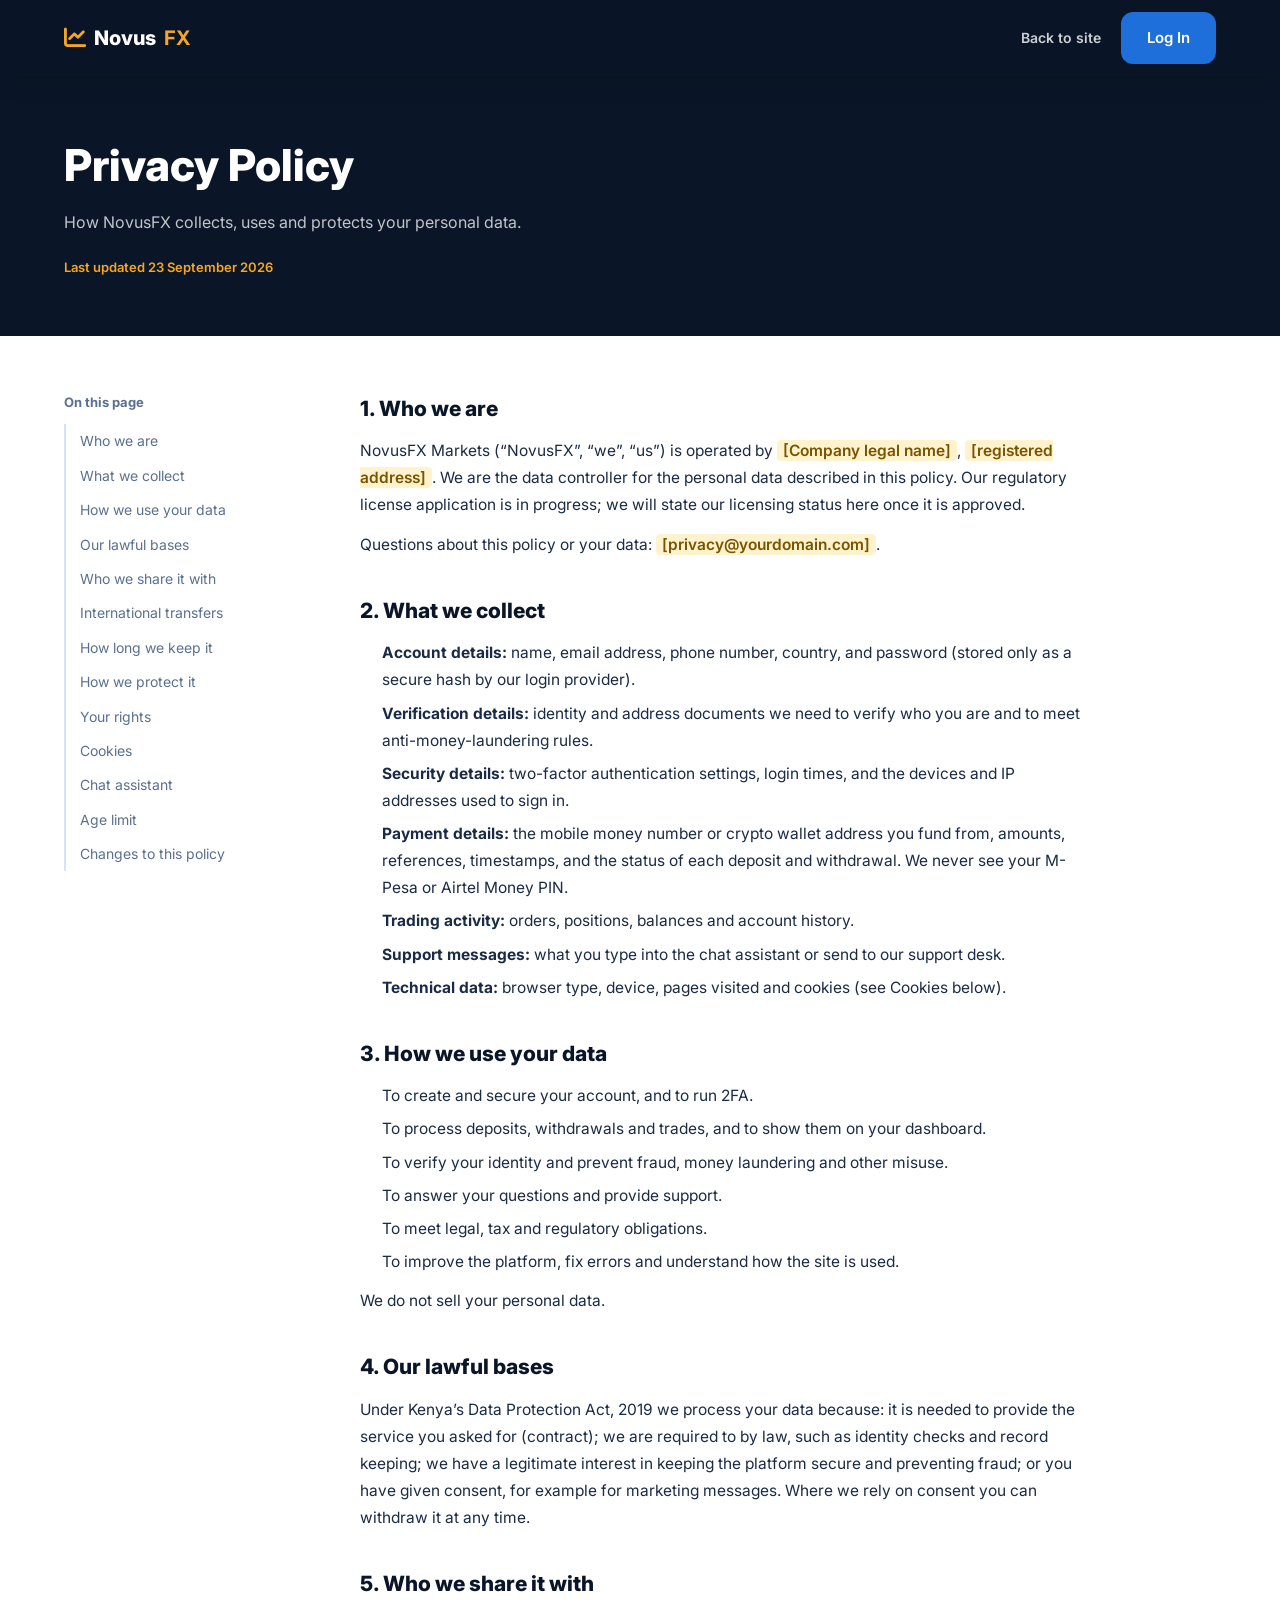
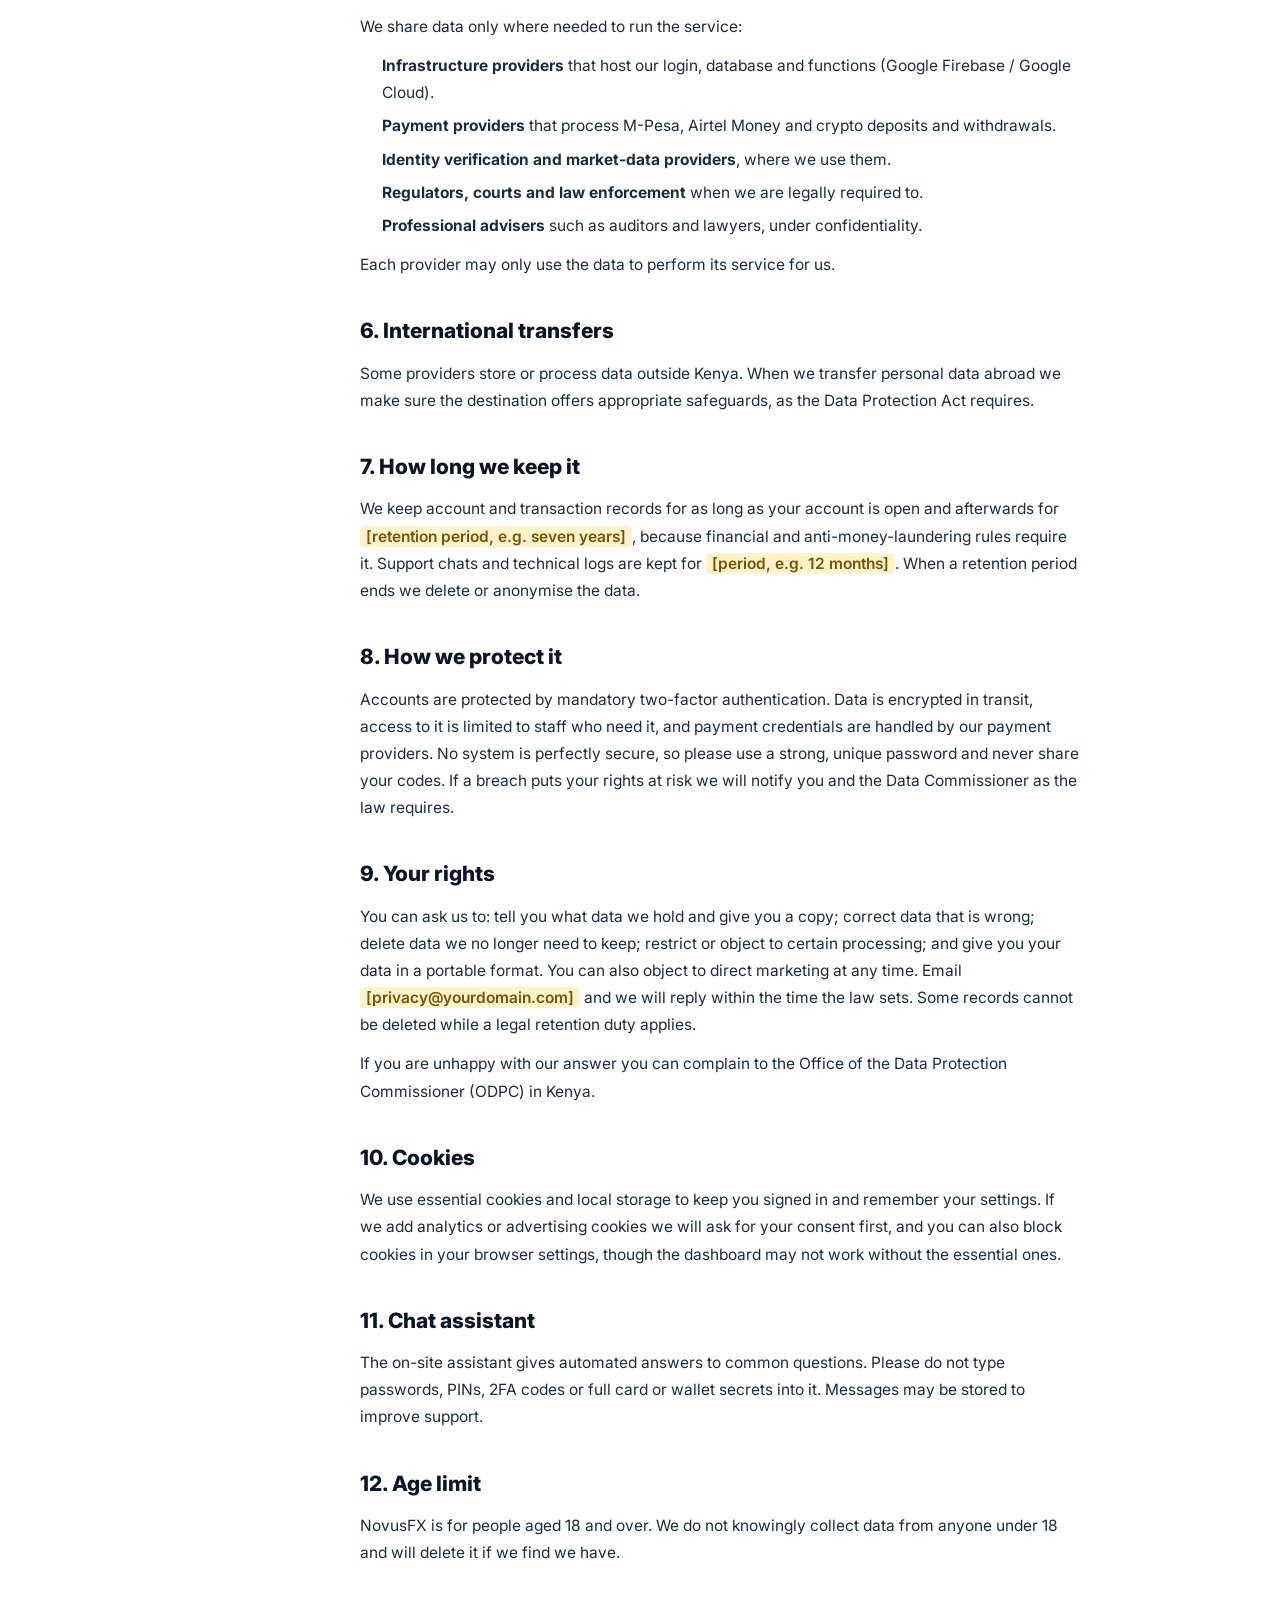
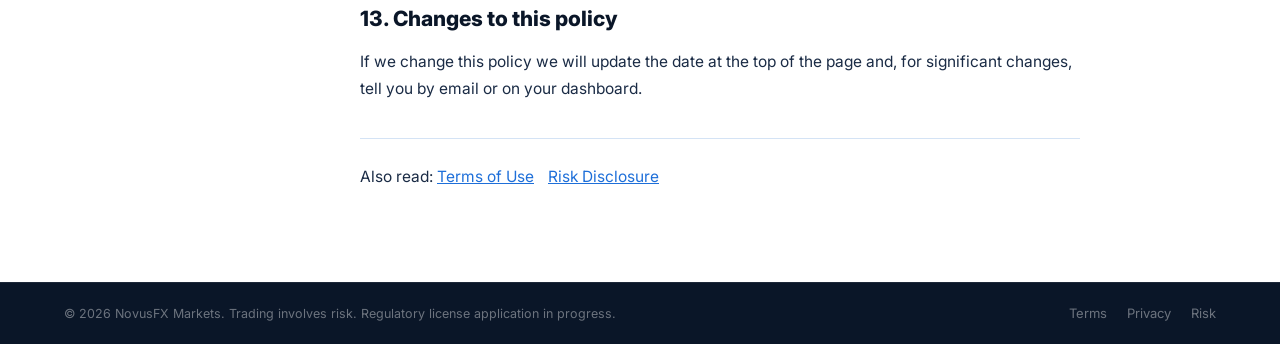
<file: privacy.html>
<!DOCTYPE html>
<html lang="en">
<head>
<meta charset="UTF-8">
<meta name="viewport" content="width=device-width, initial-scale=1.0">
<title>Privacy Policy | NovusFX Markets</title>
<meta name="description" content="How NovusFX collects, uses and protects your personal data.">
<link rel="preconnect" href="https://fonts.googleapis.com">
<link href="https://fonts.googleapis.com/css2?family=Inter:wght@400;500;600;700;800;900&display=swap" rel="stylesheet">
<link rel="stylesheet" href="https://cdnjs.cloudflare.com/ajax/libs/font-awesome/6.5.1/css/all.min.css">
<link rel="stylesheet" href="style.css">
</head>
<body>
<nav class="navbar scrolled">
  <div class="container nav-inner">
    <a href="index.html" class="logo"><i class="fa-solid fa-chart-line logo-icon"></i><strong>Novus</strong><em>FX</em></a>
    <div class="legal-nav"><a href="index.html">Back to site</a><a href="auth.html" class="btn btn-primary">Log In</a></div>
  </div>
</nav>
<header class="legal-hero">
  <div class="container">
    <h1>Privacy Policy</h1>
    <p>How NovusFX collects, uses and protects your personal data.</p>
    <span class="legal-updated">Last updated 23 September 2026</span>
  </div>
</header>
<main class="container legal-wrap">
  <aside class="legal-toc" aria-label="On this page"><h2>On this page</h2><ol><li><a href="#s1">Who we are</a></li><li><a href="#s2">What we collect</a></li><li><a href="#s3">How we use your data</a></li><li><a href="#s4">Our lawful bases</a></li><li><a href="#s5">Who we share it with</a></li><li><a href="#s6">International transfers</a></li><li><a href="#s7">How long we keep it</a></li><li><a href="#s8">How we protect it</a></li><li><a href="#s9">Your rights</a></li><li><a href="#s10">Cookies</a></li><li><a href="#s11">Chat assistant</a></li><li><a href="#s12">Age limit</a></li><li><a href="#s13">Changes to this policy</a></li></ol></aside>
  <article class="legal-body">
    <section id="s1"><h2>1. Who we are</h2><p>NovusFX Markets (&ldquo;NovusFX&rdquo;, &ldquo;we&rdquo;, &ldquo;us&rdquo;) is operated by <mark class="fill">[Company legal name]</mark>, <mark class="fill">[registered address]</mark>. We are the data controller for the personal data described in this policy. Our regulatory license application is in progress; we will state our licensing status here once it is approved.</p>
<p>Questions about this policy or your data: <mark class="fill">[privacy@yourdomain.com]</mark>.</p></section><section id="s2"><h2>2. What we collect</h2><ul>
<li><b>Account details:</b> name, email address, phone number, country, and password (stored only as a secure hash by our login provider).</li>
<li><b>Verification details:</b> identity and address documents we need to verify who you are and to meet anti-money-laundering rules.</li>
<li><b>Security details:</b> two-factor authentication settings, login times, and the devices and IP addresses used to sign in.</li>
<li><b>Payment details:</b> the mobile money number or crypto wallet address you fund from, amounts, references, timestamps, and the status of each deposit and withdrawal. We never see your M-Pesa or Airtel Money PIN.</li>
<li><b>Trading activity:</b> orders, positions, balances and account history.</li>
<li><b>Support messages:</b> what you type into the chat assistant or send to our support desk.</li>
<li><b>Technical data:</b> browser type, device, pages visited and cookies (see Cookies below).</li>
</ul></section><section id="s3"><h2>3. How we use your data</h2><ul>
<li>To create and secure your account, and to run 2FA.</li>
<li>To process deposits, withdrawals and trades, and to show them on your dashboard.</li>
<li>To verify your identity and prevent fraud, money laundering and other misuse.</li>
<li>To answer your questions and provide support.</li>
<li>To meet legal, tax and regulatory obligations.</li>
<li>To improve the platform, fix errors and understand how the site is used.</li>
</ul>
<p>We do not sell your personal data.</p></section><section id="s4"><h2>4. Our lawful bases</h2><p>Under Kenya&rsquo;s Data Protection Act, 2019 we process your data because: it is needed to provide the service you asked for (contract); we are required to by law, such as identity checks and record keeping; we have a legitimate interest in keeping the platform secure and preventing fraud; or you have given consent, for example for marketing messages. Where we rely on consent you can withdraw it at any time.</p></section><section id="s5"><h2>5. Who we share it with</h2><p>We share data only where needed to run the service:</p>
<ul>
<li><b>Infrastructure providers</b> that host our login, database and functions (Google Firebase / Google Cloud).</li>
<li><b>Payment providers</b> that process M-Pesa, Airtel Money and crypto deposits and withdrawals.</li>
<li><b>Identity verification and market-data providers</b>, where we use them.</li>
<li><b>Regulators, courts and law enforcement</b> when we are legally required to.</li>
<li><b>Professional advisers</b> such as auditors and lawyers, under confidentiality.</li>
</ul>
<p>Each provider may only use the data to perform its service for us.</p></section><section id="s6"><h2>6. International transfers</h2><p>Some providers store or process data outside Kenya. When we transfer personal data abroad we make sure the destination offers appropriate safeguards, as the Data Protection Act requires.</p></section><section id="s7"><h2>7. How long we keep it</h2><p>We keep account and transaction records for as long as your account is open and afterwards for <mark class="fill">[retention period, e.g. seven years]</mark>, because financial and anti-money-laundering rules require it. Support chats and technical logs are kept for <mark class="fill">[period, e.g. 12 months]</mark>. When a retention period ends we delete or anonymise the data.</p></section><section id="s8"><h2>8. How we protect it</h2><p>Accounts are protected by mandatory two-factor authentication. Data is encrypted in transit, access to it is limited to staff who need it, and payment credentials are handled by our payment providers. No system is perfectly secure, so please use a strong, unique password and never share your codes. If a breach puts your rights at risk we will notify you and the Data Commissioner as the law requires.</p></section><section id="s9"><h2>9. Your rights</h2><p>You can ask us to: tell you what data we hold and give you a copy; correct data that is wrong; delete data we no longer need to keep; restrict or object to certain processing; and give you your data in a portable format. You can also object to direct marketing at any time. Email <mark class="fill">[privacy@yourdomain.com]</mark> and we will reply within the time the law sets. Some records cannot be deleted while a legal retention duty applies.</p>
<p>If you are unhappy with our answer you can complain to the Office of the Data Protection Commissioner (ODPC) in Kenya.</p></section><section id="s10"><h2>10. Cookies</h2><p>We use essential cookies and local storage to keep you signed in and remember your settings. If we add analytics or advertising cookies we will ask for your consent first, and you can also block cookies in your browser settings, though the dashboard may not work without the essential ones.</p></section><section id="s11"><h2>11. Chat assistant</h2><p>The on-site assistant gives automated answers to common questions. Please do not type passwords, PINs, 2FA codes or full card or wallet secrets into it. Messages may be stored to improve support.</p></section><section id="s12"><h2>12. Age limit</h2><p>NovusFX is for people aged 18 and over. We do not knowingly collect data from anyone under 18 and will delete it if we find we have.</p></section><section id="s13"><h2>13. Changes to this policy</h2><p>If we change this policy we will update the date at the top of the page and, for significant changes, tell you by email or on your dashboard.</p></section>
    <p class="legal-other">Also read: <a href="terms.html">Terms of Use</a><a href="risk.html">Risk Disclosure</a></p>
  </article>
</main>
<footer class="footer legal-page-footer">
  <div class="footer-bottom"><div class="container">
    <span>&copy; 2026 NovusFX Markets. Trading involves risk. Regulatory license application in progress.</span>
    <div class="footer-legal"><a href="terms.html">Terms</a><a href="privacy.html">Privacy</a><a href="risk.html">Risk</a></div>
  </div></div>
</footer>
</body>
</html>
</file>
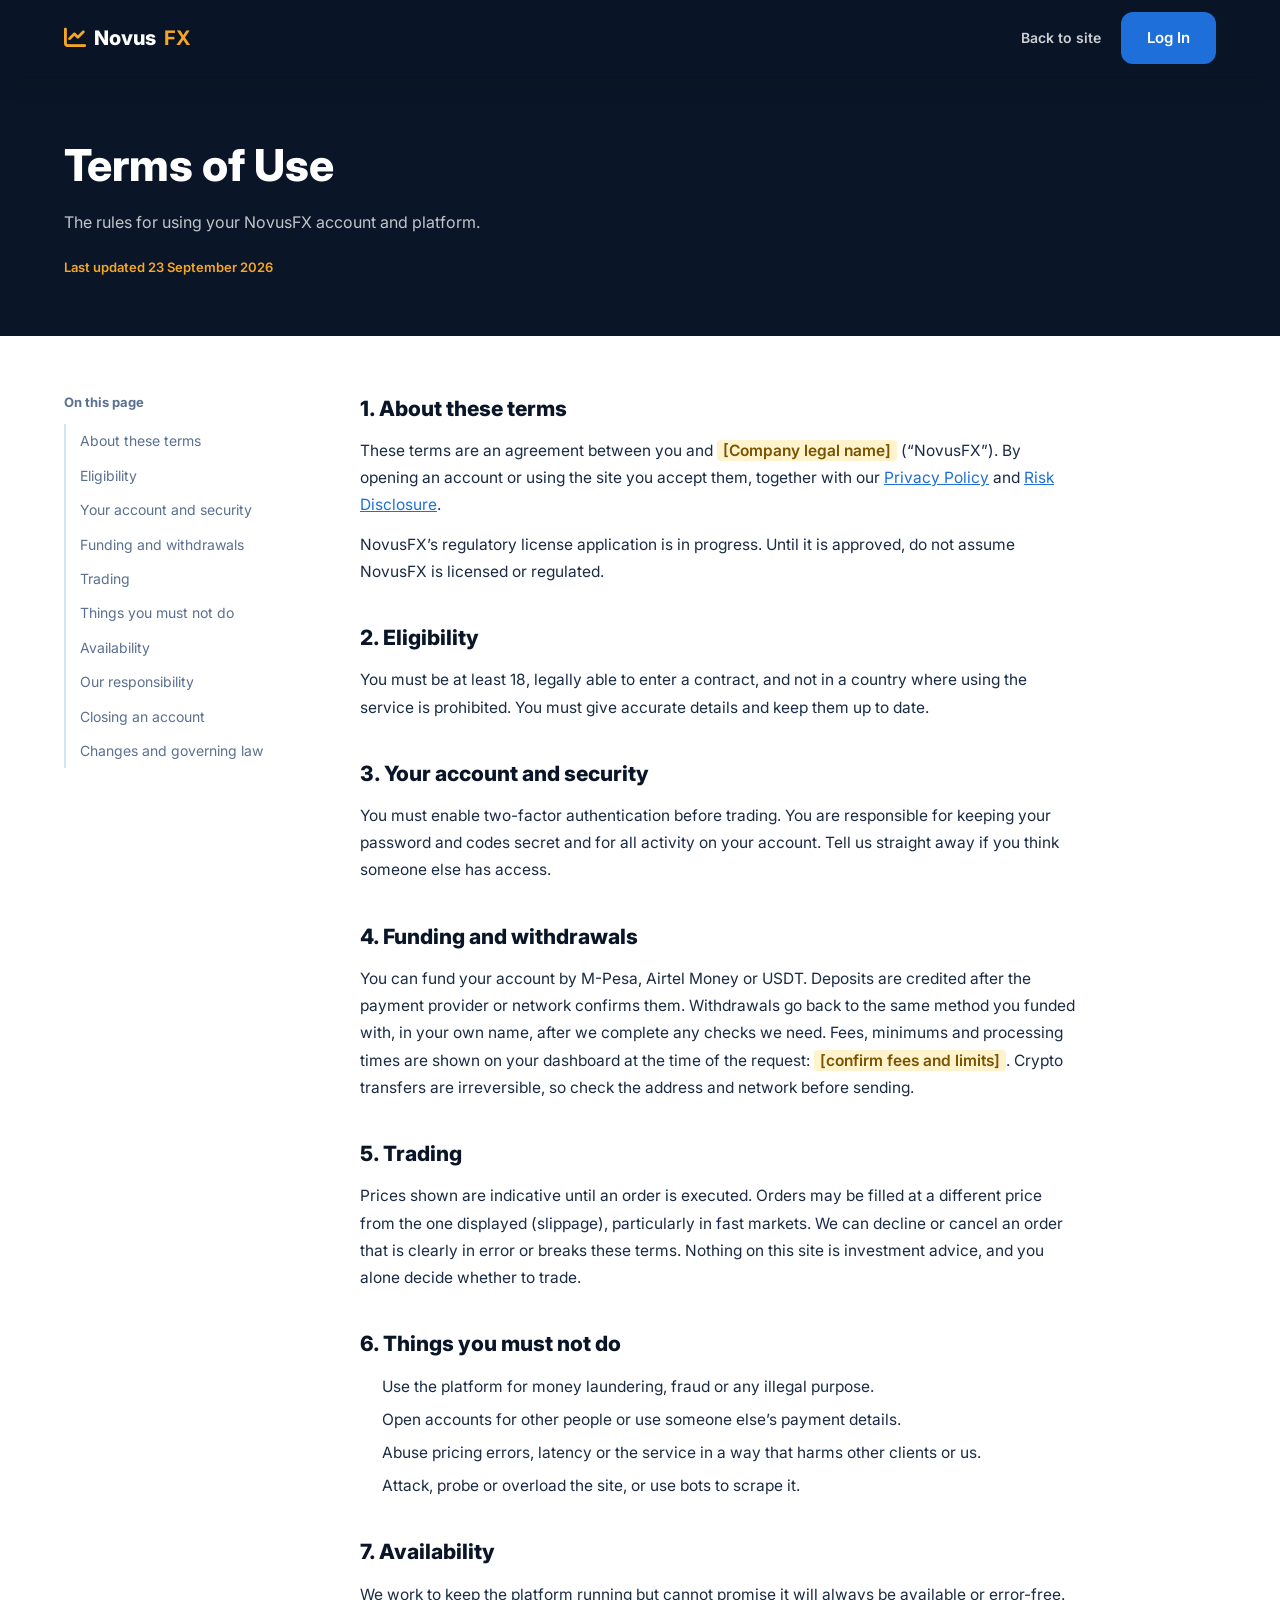
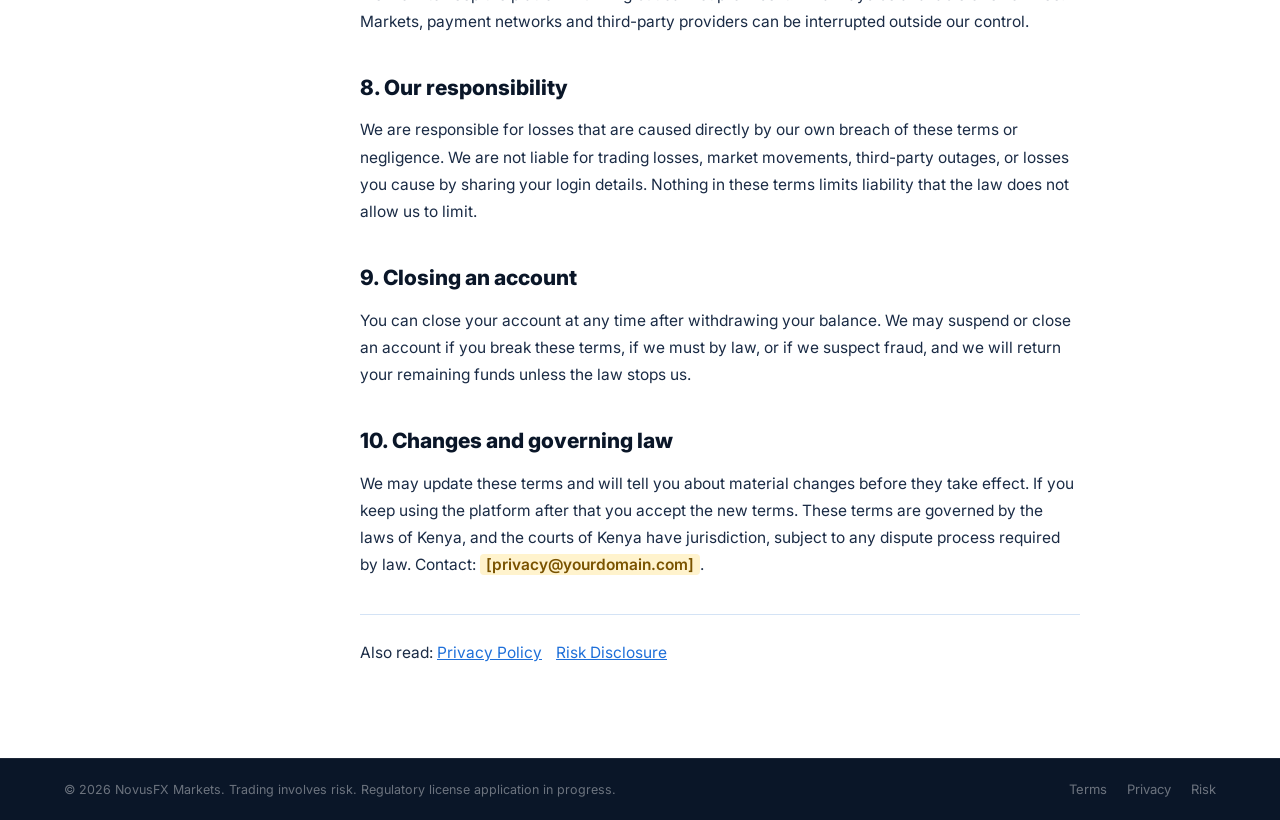
<file: terms.html>
<!DOCTYPE html>
<html lang="en">
<head>
<meta charset="UTF-8">
<meta name="viewport" content="width=device-width, initial-scale=1.0">
<title>Terms of Use | NovusFX Markets</title>
<meta name="description" content="The rules for using your NovusFX account and platform.">
<link rel="preconnect" href="https://fonts.googleapis.com">
<link href="https://fonts.googleapis.com/css2?family=Inter:wght@400;500;600;700;800;900&display=swap" rel="stylesheet">
<link rel="stylesheet" href="https://cdnjs.cloudflare.com/ajax/libs/font-awesome/6.5.1/css/all.min.css">
<link rel="stylesheet" href="style.css">
</head>
<body>
<nav class="navbar scrolled">
  <div class="container nav-inner">
    <a href="index.html" class="logo"><i class="fa-solid fa-chart-line logo-icon"></i><strong>Novus</strong><em>FX</em></a>
    <div class="legal-nav"><a href="index.html">Back to site</a><a href="auth.html" class="btn btn-primary">Log In</a></div>
  </div>
</nav>
<header class="legal-hero">
  <div class="container">
    <h1>Terms of Use</h1>
    <p>The rules for using your NovusFX account and platform.</p>
    <span class="legal-updated">Last updated 23 September 2026</span>
  </div>
</header>
<main class="container legal-wrap">
  <aside class="legal-toc" aria-label="On this page"><h2>On this page</h2><ol><li><a href="#s1">About these terms</a></li><li><a href="#s2">Eligibility</a></li><li><a href="#s3">Your account and security</a></li><li><a href="#s4">Funding and withdrawals</a></li><li><a href="#s5">Trading</a></li><li><a href="#s6">Things you must not do</a></li><li><a href="#s7">Availability</a></li><li><a href="#s8">Our responsibility</a></li><li><a href="#s9">Closing an account</a></li><li><a href="#s10">Changes and governing law</a></li></ol></aside>
  <article class="legal-body">
    <section id="s1"><h2>1. About these terms</h2><p>These terms are an agreement between you and <mark class="fill">[Company legal name]</mark> (&ldquo;NovusFX&rdquo;). By opening an account or using the site you accept them, together with our <a href="privacy.html">Privacy Policy</a> and <a href="risk.html">Risk Disclosure</a>.</p>
<p>NovusFX&rsquo;s regulatory license application is in progress. Until it is approved, do not assume NovusFX is licensed or regulated.</p></section><section id="s2"><h2>2. Eligibility</h2><p>You must be at least 18, legally able to enter a contract, and not in a country where using the service is prohibited. You must give accurate details and keep them up to date.</p></section><section id="s3"><h2>3. Your account and security</h2><p>You must enable two-factor authentication before trading. You are responsible for keeping your password and codes secret and for all activity on your account. Tell us straight away if you think someone else has access.</p></section><section id="s4"><h2>4. Funding and withdrawals</h2><p>You can fund your account by M-Pesa, Airtel Money or USDT. Deposits are credited after the payment provider or network confirms them. Withdrawals go back to the same method you funded with, in your own name, after we complete any checks we need. Fees, minimums and processing times are shown on your dashboard at the time of the request: <mark class="fill">[confirm fees and limits]</mark>. Crypto transfers are irreversible, so check the address and network before sending.</p></section><section id="s5"><h2>5. Trading</h2><p>Prices shown are indicative until an order is executed. Orders may be filled at a different price from the one displayed (slippage), particularly in fast markets. We can decline or cancel an order that is clearly in error or breaks these terms. Nothing on this site is investment advice, and you alone decide whether to trade.</p></section><section id="s6"><h2>6. Things you must not do</h2><ul>
<li>Use the platform for money laundering, fraud or any illegal purpose.</li>
<li>Open accounts for other people or use someone else&rsquo;s payment details.</li>
<li>Abuse pricing errors, latency or the service in a way that harms other clients or us.</li>
<li>Attack, probe or overload the site, or use bots to scrape it.</li>
</ul></section><section id="s7"><h2>7. Availability</h2><p>We work to keep the platform running but cannot promise it will always be available or error-free. Markets, payment networks and third-party providers can be interrupted outside our control.</p></section><section id="s8"><h2>8. Our responsibility</h2><p>We are responsible for losses that are caused directly by our own breach of these terms or negligence. We are not liable for trading losses, market movements, third-party outages, or losses you cause by sharing your login details. Nothing in these terms limits liability that the law does not allow us to limit.</p></section><section id="s9"><h2>9. Closing an account</h2><p>You can close your account at any time after withdrawing your balance. We may suspend or close an account if you break these terms, if we must by law, or if we suspect fraud, and we will return your remaining funds unless the law stops us.</p></section><section id="s10"><h2>10. Changes and governing law</h2><p>We may update these terms and will tell you about material changes before they take effect. If you keep using the platform after that you accept the new terms. These terms are governed by the laws of Kenya, and the courts of Kenya have jurisdiction, subject to any dispute process required by law. Contact: <mark class="fill">[privacy@yourdomain.com]</mark>.</p></section>
    <p class="legal-other">Also read: <a href="privacy.html">Privacy Policy</a><a href="risk.html">Risk Disclosure</a></p>
  </article>
</main>
<footer class="footer legal-page-footer">
  <div class="footer-bottom"><div class="container">
    <span>&copy; 2026 NovusFX Markets. Trading involves risk. Regulatory license application in progress.</span>
    <div class="footer-legal"><a href="terms.html">Terms</a><a href="privacy.html">Privacy</a><a href="risk.html">Risk</a></div>
  </div></div>
</footer>
</body>
</html>
</file>
<file: style.css>
/* ====== CSS VARIABLES ====== */
:root {
  --navy: #0A1628;
  --blue: #1E6FD9;
  --blue-mid: #0A5CB8;
  --blue-light: #EBF3FF;
  --blue-pale: #f4f8ff;
  --gold: #F5A623;
  --green: #14A76C;
  --red: #E5484D;
  --white: #FFFFFF;
  --text: #1A2B45;
  --text-muted: #5A7090;
  --border: #D4E3F5;
  --shadow: 0 4px 24px rgba(30,111,217,0.10);
  --shadow-lg: 0 12px 40px rgba(10,22,40,0.15);
  --radius: 12px;
  --radius-lg: 20px;
  --transition: 0.25s ease;
  --font: 'Inter', system-ui, sans-serif;
}

*, *::before, *::after { box-sizing: border-box; margin: 0; padding: 0; }
html { scroll-behavior: smooth; }
body { font-family: var(--font); color: var(--text); background: var(--white); line-height: 1.6; overflow-x: hidden; }
img { max-width: 100%; display: block; }
a { text-decoration: none; color: inherit; }
ul { list-style: none; }
input, select, textarea, button { font-family: inherit; }

.container { max-width: 1200px; margin: 0 auto; padding: 0 24px; }
.section { padding: 88px 0; }
.section.alt-bg { background: var(--blue-pale); }
.section-header { text-align: center; margin-bottom: 56px; }
.section-eyebrow { display: inline-block; font-size: 12px; font-weight: 700; letter-spacing: 2px; text-transform: uppercase; color: var(--blue); background: var(--blue-light); padding: 6px 16px; border-radius: 100px; margin-bottom: 16px; }
.section-header h2 { font-size: clamp(28px, 4vw, 40px); font-weight: 800; color: var(--navy); line-height: 1.2; margin-bottom: 16px; }
.section-header p { color: var(--text-muted); font-size: 17px; max-width: 560px; margin: 0 auto; }
.highlight { color: var(--blue); }

.btn { display: inline-flex; align-items: center; gap: 8px; padding: 12px 24px; border-radius: var(--radius); font-weight: 600; font-size: 15px; cursor: pointer; border: 2px solid transparent; transition: all var(--transition); white-space: nowrap; }
.btn-primary { background: var(--blue); color: #fff; border-color: var(--blue); }
.btn-primary:hover { background: var(--blue-mid); border-color: var(--blue-mid); transform: translateY(-2px); box-shadow: 0 8px 24px rgba(30,111,217,0.3); }
.btn-outline { background: transparent; color: var(--blue); border-color: var(--blue); }
.btn-outline:hover { background: var(--blue); color: #fff; }
.btn-ghost { background: rgba(255,255,255,0.12); color: #fff; border-color: rgba(255,255,255,0.3); }
.btn-ghost:hover { background: rgba(255,255,255,0.22); }
.btn-lg { padding: 16px 32px; font-size: 16px; border-radius: 14px; }
.btn-full { width: 100%; justify-content: center; padding: 16px; }
.btn:active { transform: scale(0.96); }

/* ===== NAVBAR ===== */
.navbar { position: fixed; top: 0; left: 0; right: 0; z-index: 1000; background: rgba(10,22,40,0.0); backdrop-filter: blur(0px); transition: all 0.35s ease; padding: 20px 0; }
.navbar.scrolled { background: rgba(10,22,40,0.96); backdrop-filter: blur(12px); padding: 12px 0; box-shadow: 0 2px 24px rgba(0,0,0,0.2); }
.nav-inner { display: flex; align-items: center; justify-content: space-between; }
.logo { display: flex; align-items: center; gap: 8px; font-size: 20px; color: #fff; font-weight: 500; }
.logo strong { font-weight: 800; }
.logo em { font-style: normal; color: var(--gold); font-weight: 700; }
.logo-icon { font-size: 22px; color: var(--gold); }
.nav-links { display: flex; align-items: center; gap: 6px; }
.nav-links a { color: rgba(255,255,255,0.85); font-size: 14px; font-weight: 500; padding: 8px 12px; border-radius: 8px; transition: all var(--transition); }
.nav-links a:hover { color: #fff; background: rgba(255,255,255,0.08); }
.nav-links .btn { padding: 9px 18px; font-size: 14px; margin-left: 4px; }
.hamburger { display: none; flex-direction: column; gap: 5px; cursor: pointer; background: none; border: none; padding: 4px; }
.hamburger span { display: block; width: 24px; height: 2px; background: #fff; border-radius: 2px; transition: all var(--transition); }

/* ===== HERO ===== */
.hero { min-height: 100vh; display: flex; flex-direction: column; justify-content: center; background: linear-gradient(135deg, #0A1628 0%, #0D2040 40%, #1a3a6e 100%); position: relative; overflow: hidden; padding-top: 80px; }
.hero-bg-shapes { position: absolute; inset: 0; pointer-events: none; }
.shape { position: absolute; border-radius: 50%; filter: blur(2px); }
.shape-1 { width: 620px; height: 620px; background: radial-gradient(circle, rgba(30,111,217,0.22) 0%, transparent 70%); top: -160px; right: -140px; animation: driftA 16s ease-in-out infinite; }
.shape-2 { width: 440px; height: 440px; background: radial-gradient(circle, rgba(245,166,35,0.10) 0%, transparent 70%); bottom: -120px; left: -140px; animation: driftB 20s ease-in-out infinite; }
.shape-3 { width: 300px; height: 300px; background: radial-gradient(circle, rgba(20,167,108,0.12) 0%, transparent 70%); top: 40%; left: 30%; animation: driftC 24s ease-in-out infinite; }
@keyframes driftA { 0%,100% { transform: translate(0,0) scale(1); } 50% { transform: translate(-40px,50px) scale(1.08); } }
@keyframes driftB { 0%,100% { transform: translate(0,0) scale(1); } 50% { transform: translate(50px,-30px) scale(1.1); } }
@keyframes driftC { 0%,100% { transform: translate(0,0); } 50% { transform: translate(30px,40px); } }

.hero-inner { display: grid; grid-template-columns: 1.05fr 0.95fr; gap: 60px; align-items: center; padding: 60px 0 120px; position: relative; z-index: 1; }
.hero-eyebrow { display: inline-flex; align-items: center; gap: 8px; color: var(--gold); font-size: 13px; font-weight: 600; letter-spacing: 1.5px; text-transform: uppercase; margin-bottom: 20px; }
.live-dot { width: 8px; height: 8px; border-radius: 50%; background: var(--green); box-shadow: 0 0 0 0 rgba(20,167,108,0.6); animation: livePulse 1.8s infinite; }
@keyframes livePulse { 0% { box-shadow: 0 0 0 0 rgba(20,167,108,0.6); } 70% { box-shadow: 0 0 0 10px rgba(20,167,108,0); } 100% { box-shadow: 0 0 0 0 rgba(20,167,108,0); } }
.hero h1 { font-size: clamp(34px, 4.6vw, 56px); font-weight: 800; color: #fff; line-height: 1.15; margin-bottom: 22px; }
.hero .highlight { color: var(--gold); }
.hero-sub { font-size: 17px; color: rgba(255,255,255,0.72); line-height: 1.7; max-width: 480px; margin-bottom: 32px; }
.hero-actions { display: flex; gap: 16px; flex-wrap: wrap; margin-bottom: 44px; }
.hero-trust { display: flex; align-items: center; }
.trust-item { text-align: center; padding: 0 24px; }
.trust-item:first-child { padding-left: 0; }
.trust-item span:first-of-type { font-size: 24px; font-weight: 800; color: var(--gold); display: block; }
.trust-item small { display: block; font-size: 11.5px; color: rgba(255,255,255,0.55); margin-top: 4px; letter-spacing: 0.4px; }
.trust-divider { width: 1px; height: 40px; background: rgba(255,255,255,0.15); }

.hero-visual { position: relative; }
.chart-card { background: rgba(255,255,255,0.06); border: 1px solid rgba(255,255,255,0.12); backdrop-filter: blur(10px); border-radius: var(--radius-lg); padding: 24px; box-shadow: 0 20px 60px rgba(0,0,0,0.35); }
.chart-card-head { display: flex; align-items: flex-start; justify-content: space-between; margin-bottom: 18px; }
.chart-symbol { display: block; font-size: 12px; color: rgba(255,255,255,0.6); letter-spacing: 1px; text-transform: uppercase; margin-bottom: 4px; }
.chart-price { font-size: 26px; font-weight: 800; color: #fff; font-variant-numeric: tabular-nums; }
.chart-change { font-size: 13px; font-weight: 700; padding: 6px 10px; border-radius: 100px; display: inline-flex; align-items: center; gap: 6px; }
.chart-change.up { color: var(--green); background: rgba(20,167,108,0.15); }
.chart-change.down { color: var(--red); background: rgba(229,72,77,0.15); }
.chart-svg { width: 100%; height: 130px; display: block; }
#linePath { stroke-dasharray: 900; stroke-dashoffset: 900; animation: drawLine 2.4s ease forwards 0.3s; }
@keyframes drawLine { to { stroke-dashoffset: 0; } }
#areaPath { opacity: 0; animation: fadeInArea 1.2s ease forwards 1.6s; }
@keyframes fadeInArea { to { opacity: 1; } }
.chart-tags { display: flex; gap: 10px; flex-wrap: wrap; margin-top: 8px; }
.chart-mini-tag { font-size: 11.5px; color: rgba(255,255,255,0.75); background: rgba(255,255,255,0.08); padding: 6px 10px; border-radius: 100px; display: inline-flex; align-items: center; gap: 6px; }
.chart-mini-tag i { color: var(--gold); }

.floating-tag { position: absolute; background: #fff; border-radius: 12px; padding: 10px 16px; font-size: 12.5px; font-weight: 600; color: var(--navy); box-shadow: var(--shadow-lg); display: flex; align-items: center; gap: 8px; white-space: nowrap; animation: floatTag 3.4s ease-in-out infinite; }
.floating-tag i { color: var(--blue); }
.tag-1 { top: 6%; left: -8%; animation-delay: 0s; }
.tag-2 { bottom: 10%; right: -6%; animation-delay: 1.6s; }
@keyframes floatTag { 0%, 100% { transform: translateY(0px); } 50% { transform: translateY(-9px); } }

.hero-wave { position: absolute; bottom: 0; left: 0; right: 0; line-height: 0; }
.hero-wave svg { width: 100%; height: 70px; }

/* ===== MARQUEE ===== */
.marquee-strip { background: var(--navy); padding: 13px 0; overflow: hidden; border-bottom: 1px solid rgba(255,255,255,0.06); }
.marquee-track { display: flex; gap: 40px; width: max-content; animation: marquee 32s linear infinite; font-size: 13.5px; font-weight: 600; color: rgba(255,255,255,0.85); }
.marquee-track span { white-space: nowrap; padding: 0 8px; display: flex; align-items: center; gap: 8px; }
.mq-up { color: var(--green); }
.mq-down { color: var(--red); }
@keyframes marquee { from { transform: translateX(0); } to { transform: translateX(-50%); } }

/* ===== CATEGORIES / MARKETS ===== */
.categories-grid { display: grid; grid-template-columns: repeat(auto-fill, minmax(240px, 1fr)); gap: 24px; }
.cat-card { background: var(--white); border: 1.5px solid var(--border); border-radius: var(--radius-lg); padding: 0; overflow: hidden; cursor: pointer; transition: all var(--transition); }
.cat-card:hover { border-color: var(--blue); transform: translateY(-4px); box-shadow: var(--shadow-lg); }
.cat-body { padding: 0 28px 28px; }
.cat-icon { width: 56px; height: 56px; border-radius: 14px; background: color-mix(in srgb, var(--c) 12%, #fff); color: var(--c); display: flex; align-items: center; justify-content: center; font-size: 24px; margin: -28px 0 18px; position: relative; z-index: 2; border: 3px solid #fff; }
.cat-card h3 { font-size: 17px; font-weight: 700; color: var(--navy); margin-bottom: 8px; }
.cat-card p { font-size: 13.5px; color: var(--text-muted); line-height: 1.5; margin-bottom: 16px; }
.cat-count { font-size: 12px; font-weight: 700; color: var(--blue); background: var(--blue-light); padding: 4px 12px; border-radius: 100px; }

/* ===== CARD IMAGE SLIDERS ===== */
.card-slider { position: relative; aspect-ratio: 16 / 10; overflow: hidden; background: var(--navy); touch-action: pan-y; user-select: none; }
.card-slider .slides { display: flex; height: 100%; transition: transform 0.55s cubic-bezier(.22,.7,.2,1); will-change: transform; }
.card-slider .slides.dragging { transition: none; }
.card-slider .slides img { flex: 0 0 100%; width: 100%; height: 100%; object-fit: cover; pointer-events: none; }
.slider-btn { position: absolute; top: 50%; transform: translateY(-50%); width: 32px; height: 32px; border: none; border-radius: 50%; background: rgba(10,22,40,0.55); color: #fff; font-size: 12px; cursor: pointer; opacity: 0; transition: opacity var(--transition), background var(--transition); z-index: 3; }
.slider-btn.prev { left: 10px; }
.slider-btn.next { right: 10px; }
.slider-btn:hover { background: var(--blue); }
.card-slider:hover .slider-btn, .slider-btn:focus-visible { opacity: 1; }
.slider-btn:focus-visible, .slider-dots button:focus-visible { outline: 2px solid #fff; outline-offset: 2px; }
.slider-dots { position: absolute; left: 0; right: 0; bottom: 34px; display: flex; justify-content: center; gap: 6px; z-index: 3; }
.slider-dots button { width: 7px; height: 7px; padding: 0; border: none; border-radius: 50%; background: rgba(255,255,255,0.5); cursor: pointer; transition: all var(--transition); }
.slider-dots button.active { width: 20px; border-radius: 4px; background: #fff; }
@media (hover: none) { .slider-btn { opacity: 0.85; } }
@media (prefers-reduced-motion: reduce) { .card-slider .slides { transition: none; } }

/* ===== FEATURES ===== */
.feature-grid { display: grid; grid-template-columns: repeat(auto-fill, minmax(280px, 1fr)); gap: 24px; }
.feature-card { background: #fff; border: 1.5px solid var(--border); border-radius: var(--radius-lg); padding: 30px 26px; transition: all var(--transition); }
.feature-card:hover { transform: translateY(-4px); box-shadow: var(--shadow-lg); border-color: var(--blue); }
.feature-icon { width: 52px; height: 52px; border-radius: 14px; background: var(--blue-light); color: var(--blue); display: flex; align-items: center; justify-content: center; font-size: 22px; margin-bottom: 18px; }
.feature-card h3 { font-size: 16.5px; font-weight: 700; color: var(--navy); margin-bottom: 8px; }
.feature-card p { font-size: 14px; color: var(--text-muted); line-height: 1.6; }

/* ===== PLANS / ACCOUNT TYPES ===== */
.plans-grid { display: grid; grid-template-columns: repeat(3, 1fr); gap: 24px; align-items: stretch; }
.plan-card { background: #fff; border: 1.5px solid var(--border); border-radius: var(--radius-lg); padding: 36px 30px; position: relative; transition: all var(--transition); display: flex; flex-direction: column; }
.plan-card:hover { transform: translateY(-4px); box-shadow: var(--shadow-lg); }
.plan-card.featured { border-color: var(--blue); box-shadow: var(--shadow-lg); transform: scale(1.02); }
.plan-tag { position: absolute; top: -13px; left: 50%; transform: translateX(-50%); background: var(--gold); color: var(--navy); font-size: 11.5px; font-weight: 800; padding: 5px 14px; border-radius: 100px; text-transform: uppercase; letter-spacing: 0.5px; }
.plan-card h3 { font-size: 19px; font-weight: 800; color: var(--navy); margin-bottom: 12px; }
.plan-price { font-size: 34px; font-weight: 900; color: var(--blue); margin-bottom: 24px; }
.plan-price span { display: block; font-size: 12.5px; font-weight: 600; color: var(--text-muted); margin-top: 2px; }
.plan-list { display: flex; flex-direction: column; gap: 12px; margin-bottom: 28px; flex: 1; }
.plan-list li { display: flex; align-items: center; gap: 10px; font-size: 14px; color: var(--text); }
.plan-list i { color: var(--green); font-size: 13px; }

/* ===== DEPOSITS ===== */
.deposit-grid { display: grid; grid-template-columns: repeat(3, 1fr); gap: 24px; }
.deposit-card { background: #fff; border: 1.5px solid var(--border); border-radius: var(--radius-lg); padding: 34px 28px; text-align: center; transition: all var(--transition); }
.deposit-card:hover { transform: translateY(-4px); box-shadow: var(--shadow-lg); border-color: var(--blue); }
.deposit-icon { width: 60px; height: 60px; border-radius: 16px; display: flex; align-items: center; justify-content: center; font-size: 26px; margin: 0 auto 20px; color: #fff; }
.deposit-icon.mpesa { background: #14A76C; }
.deposit-icon.airtel { background: #E5484D; }
.deposit-icon.crypto { background: var(--gold); }
.deposit-card h3 { font-size: 17px; font-weight: 700; color: var(--navy); margin-bottom: 10px; }
.deposit-card p { font-size: 14px; color: var(--text-muted); line-height: 1.6; margin-bottom: 18px; }
.deposit-tag { font-size: 12px; font-weight: 700; color: var(--blue); background: var(--blue-light); padding: 5px 14px; border-radius: 100px; }

/* ===== STEPS ===== */
.steps-track { display: flex; align-items: flex-start; gap: 8px; }
.step-card { flex: 1; background: var(--white); border: 1.5px solid var(--border); border-radius: var(--radius-lg); padding: 36px 26px; text-align: center; transition: all var(--transition); }
.step-card:hover { border-color: var(--blue); box-shadow: var(--shadow-lg); transform: translateY(-4px); }
.step-num { font-size: 44px; font-weight: 900; color: var(--blue-light); line-height: 1; margin-bottom: 14px; }
.step-icon { width: 56px; height: 56px; border-radius: 14px; background: var(--blue); color: #fff; display: flex; align-items: center; justify-content: center; font-size: 22px; margin: 0 auto 18px; }
.step-card h3 { font-size: 16.5px; font-weight: 700; color: var(--navy); margin-bottom: 10px; }
.step-card p { font-size: 13.5px; color: var(--text-muted); line-height: 1.6; }
.step-arrow { font-size: 18px; color: var(--border); margin-top: 76px; flex-shrink: 0; }

/* ===== TESTIMONIALS ===== */
.testimonials-grid { display: grid; grid-template-columns: repeat(3, 1fr); gap: 24px; }
.testi-card { background: var(--white); border: 1.5px solid var(--border); border-radius: var(--radius-lg); padding: 32px 28px; transition: all var(--transition); }
.testi-card.featured { background: var(--navy); border-color: var(--navy); }
.testi-card:hover { transform: translateY(-4px); box-shadow: var(--shadow-lg); }
.testi-quote { font-size: 28px; color: var(--blue); margin-bottom: 16px; opacity: 0.4; }
.testi-card.featured .testi-quote { color: var(--gold); }
.testi-card p { font-size: 15px; color: var(--text-muted); line-height: 1.7; margin-bottom: 24px; }
.testi-card.featured p { color: rgba(255,255,255,0.8); }
.testi-author { display: flex; align-items: center; gap: 14px; }
.testi-avatar { width: 44px; height: 44px; border-radius: 50%; display: flex; align-items: center; justify-content: center; color: #fff; font-weight: 700; font-size: 14px; flex-shrink: 0; }
.testi-author strong { display: block; font-size: 15px; color: var(--navy); }
.testi-card.featured .testi-author strong { color: #fff; }
.testi-author span { font-size: 13px; color: var(--text-muted); }
.testi-card.featured .testi-author span { color: rgba(255,255,255,0.55); }

/* ===== FAQ ===== */
.faq-list { max-width: 760px; margin: 0 auto; display: flex; flex-direction: column; gap: 14px; }
.faq-item { border: 1.5px solid var(--border); border-radius: var(--radius); overflow: hidden; background: #fff; }
.faq-q { width: 100%; text-align: left; background: none; border: none; padding: 18px 20px; font-size: 15px; font-weight: 600; color: var(--navy); display: flex; align-items: center; justify-content: space-between; cursor: pointer; }
.faq-q i { color: var(--blue); transition: transform var(--transition); flex-shrink: 0; margin-left: 12px; }
.faq-item.open .faq-q i { transform: rotate(180deg); }
.faq-a { max-height: 0; overflow: hidden; transition: max-height 0.3s ease; }
.faq-a p { padding: 0 20px 18px; font-size: 14px; color: var(--text-muted); line-height: 1.7; }
.faq-item.open .faq-a { max-height: 220px; }

/* ===== CTA BAND ===== */
.cta-band { background: linear-gradient(135deg, #0A1628 0%, #0D2040 50%, #1a3a6e 100%); padding: 80px 0; text-align: center; }
.cta-inner h2 { font-size: clamp(26px, 3.6vw, 36px); font-weight: 800; color: #fff; margin-bottom: 14px; }
.cta-inner p { color: rgba(255,255,255,0.7); font-size: 16px; margin-bottom: 30px; }

/* ===== FOOTER ===== */
.footer { background: var(--navy); color: rgba(255,255,255,0.7); padding-top: 72px; }
.footer-inner { display: grid; grid-template-columns: 2fr 1fr 1fr 1fr; gap: 48px; padding-bottom: 56px; }
.footer-brand .logo.light { margin-bottom: 16px; }
.footer-brand p { font-size: 14px; line-height: 1.7; color: rgba(255,255,255,0.55); margin-bottom: 20px; }
.footer-badges { display: flex; gap: 10px; flex-wrap: wrap; }
.footer-badges span { font-size: 11px; font-weight: 600; color: var(--gold); background: rgba(245,166,35,0.12); padding: 5px 12px; border-radius: 100px; display: flex; align-items: center; gap: 6px; }
.footer-col h4 { font-size: 13px; font-weight: 700; color: #fff; letter-spacing: 1px; text-transform: uppercase; margin-bottom: 20px; }
.footer-col ul { display: flex; flex-direction: column; gap: 10px; }
.footer-col a { font-size: 14px; color: rgba(255,255,255,0.55); transition: color var(--transition); }
.footer-col a:hover { color: #fff; }
.footer-bottom { border-top: 1px solid rgba(255,255,255,0.08); padding: 20px 0; }
.footer-bottom .container { display: flex; align-items: center; justify-content: space-between; flex-wrap: wrap; gap: 12px; }
.footer-bottom span { font-size: 12.5px; color: rgba(255,255,255,0.4); }
.footer-legal { display: flex; gap: 20px; }
.footer-legal a { font-size: 13px; color: rgba(255,255,255,0.4); transition: color var(--transition); }
.footer-legal a:hover { color: #fff; }

/* ===== BACK TO TOP ===== */
.back-top { position: fixed; bottom: 28px; right: 100px; z-index: 999; width: 48px; height: 48px; border-radius: 12px; border: none; background: var(--blue); color: #fff; font-size: 18px; cursor: pointer; display: flex; align-items: center; justify-content: center; box-shadow: 0 4px 20px rgba(30,111,217,0.4); opacity: 0; pointer-events: none; transform: translateY(12px); transition: all var(--transition); }
.back-top.visible { opacity: 1; pointer-events: all; transform: translateY(0); }
.back-top:hover { background: var(--blue-mid); transform: translateY(-2px); }

/* ===== CHAT WIDGET ===== */
.chat-toggle-btn { position: fixed; bottom: 28px; right: 28px; z-index: 1100; width: 60px; height: 60px; border-radius: 50%; border: none; background: var(--blue); color: #fff; font-size: 24px; cursor: pointer; display: flex; align-items: center; justify-content: center; box-shadow: 0 8px 24px rgba(30,111,217,0.45); transition: all var(--transition); }
.chat-toggle-btn:hover { background: var(--blue-mid); transform: translateY(-2px) scale(1.05); }
.chat-panel { position: fixed; bottom: 100px; right: 28px; z-index: 1100; width: 360px; max-width: calc(100vw - 40px); height: 480px; max-height: 70vh; background: #fff; border-radius: var(--radius-lg); box-shadow: var(--shadow-lg); display: flex; flex-direction: column; overflow: hidden; opacity: 0; pointer-events: none; transform: translateY(16px) scale(0.97); transition: all 0.25s ease; }
.chat-panel.open { opacity: 1; pointer-events: all; transform: translateY(0) scale(1); }
.chat-panel-header { background: var(--navy); color: #fff; padding: 16px 18px; display: flex; align-items: center; justify-content: space-between; }
.chat-panel-header strong { display: block; font-size: 14px; }
.chat-status { font-size: 11px; color: var(--green); display: flex; align-items: center; gap: 5px; }
.chat-status i { font-size: 7px; }
.chat-panel-header button { background: none; border: none; color: rgba(255,255,255,0.7); font-size: 16px; cursor: pointer; }
.chat-panel-header button:hover { color: #fff; }
.chat-messages { flex: 1; overflow-y: auto; padding: 16px; display: flex; flex-direction: column; gap: 10px; background: var(--blue-pale); }
.chat-bubble { max-width: 82%; padding: 10px 14px; border-radius: 14px; font-size: 14px; line-height: 1.5; animation: bubbleIn 0.25s ease; }
.chat-bubble.user { align-self: flex-end; background: var(--blue); color: #fff; border-bottom-right-radius: 4px; }
.chat-bubble.assistant { align-self: flex-start; background: #fff; color: var(--text); border: 1px solid var(--border); border-bottom-left-radius: 4px; }
.chat-bubble.typing { display: flex; gap: 4px; padding: 14px; }
.chat-bubble.typing span { width: 6px; height: 6px; border-radius: 50%; background: var(--text-muted); animation: chatTyping 1.2s infinite ease-in-out; }
.chat-bubble.typing span:nth-child(2) { animation-delay: 0.15s; }
.chat-bubble.typing span:nth-child(3) { animation-delay: 0.3s; }
@keyframes chatTyping { 0%, 60%, 100% { opacity: 0.3; transform: translateY(0); } 30% { opacity: 1; transform: translateY(-3px); } }
@keyframes bubbleIn { from { opacity: 0; transform: translateY(6px) scale(0.98); } to { opacity: 1; transform: translateY(0) scale(1); } }
.chat-input-row { display: flex; border-top: 1px solid var(--border); padding: 10px; gap: 8px; background: #fff; }
.chat-input-row input { flex: 1; border: 1.5px solid var(--border); border-radius: 10px; padding: 10px 12px; font-size: 14px; outline: none; }
.chat-input-row input:focus { border-color: var(--blue); }
.chat-input-row button { width: 40px; border: none; border-radius: 10px; background: var(--blue); color: #fff; cursor: pointer; font-size: 14px; }
.chat-input-row button:hover { background: var(--blue-mid); }

/* ===== REVEAL ON SCROLL ===== */
.reveal { opacity: 0; transform: translateY(28px); transition: opacity 0.55s ease, transform 0.55s ease; }
.reveal.in-view { opacity: 1; transform: translateY(0); }

/* ===== RESPONSIVE ===== */
@media (max-width: 1024px) {
  .hero-inner { grid-template-columns: 1fr; text-align: center; }
  .hero-sub { max-width: 100%; margin-left: auto; margin-right: auto; }
  .hero-actions { justify-content: center; }
  .hero-trust { justify-content: center; }
  .hero-visual { max-width: 460px; margin: 0 auto; }
  .steps-track { flex-direction: column; }
  .step-arrow { transform: rotate(90deg); align-self: center; margin: 0; }
  .plans-grid, .deposit-grid, .testimonials-grid { grid-template-columns: 1fr; }
  .plan-card.featured { transform: none; }
  .footer-inner { grid-template-columns: 1fr 1fr; }
}
@media (max-width: 768px) {
  .section { padding: 64px 0; }
  .nav-links { display: none; flex-direction: column; align-items: stretch; position: absolute; top: 100%; left: 0; right: 0; background: var(--navy); padding: 20px 24px; gap: 4px; }
  .nav-links.open { display: flex; }
  .nav-links a { display: block; padding: 12px; border-radius: 8px; }
  .hamburger { display: flex; }
  .categories-grid { grid-template-columns: 1fr 1fr; }
  .footer-inner { grid-template-columns: 1fr; gap: 32px; }
  .footer-bottom .container { flex-direction: column; text-align: center; }
  .chat-panel { right: 16px; bottom: 90px; }
  .chat-toggle-btn { right: 16px; bottom: 20px; }
  .back-top { right: 16px; bottom: 90px; }
}
@media (max-width: 480px) {
  .categories-grid { grid-template-columns: 1fr; }
  .hero-trust { flex-wrap: wrap; gap: 16px 0; justify-content: center; }
  .trust-divider { display: none; }
  .trust-item { padding: 0 14px; }
}


/* ===== LEGAL PAGES ===== */
.legal-nav { display: flex; align-items: center; gap: 20px; }
.legal-nav a:not(.btn) { color: rgba(255,255,255,0.8); font-size: 14px; font-weight: 600; }
.legal-nav a:not(.btn):hover { color: #fff; }
.legal-hero { background: var(--navy); color: #fff; padding: 130px 0 56px; }
.legal-hero h1 { font-size: clamp(30px, 5vw, 44px); font-weight: 800; margin-bottom: 10px; }
.legal-hero p { color: rgba(255,255,255,0.75); max-width: 560px; margin-bottom: 18px; }
.legal-updated { font-size: 13px; color: var(--gold); font-weight: 600; }
.legal-wrap { display: grid; grid-template-columns: 240px minmax(0, 1fr); gap: 56px; padding-top: 56px; padding-bottom: 80px; align-items: start; }
.legal-toc { position: sticky; top: 90px; font-size: 14px; }
.legal-toc h2 { font-size: 13px; font-weight: 700; color: var(--text-muted); margin-bottom: 12px; }
.legal-toc ol { list-style: none; border-left: 2px solid var(--border); }
.legal-toc li a { display: block; padding: 6px 0 6px 14px; color: var(--text-muted); }
.legal-toc li a:hover { color: var(--blue); }
.legal-body { max-width: 720px; }
.legal-body section { margin-bottom: 36px; scroll-margin-top: 90px; }
.legal-body h2 { font-size: 21px; font-weight: 800; color: var(--navy); margin-bottom: 12px; }
.legal-body p, .legal-body li { font-size: 15.5px; line-height: 1.75; color: var(--text); }
.legal-body p { margin-bottom: 12px; }
.legal-body ul { padding-left: 22px; margin-bottom: 12px; }
.legal-body li { margin-bottom: 6px; }
.legal-body a { color: var(--blue); text-decoration: underline; }
.legal-body mark.fill { background: #FFF3CD; color: #7A5300; padding: 1px 6px; border-radius: 4px; font-weight: 600; }
.legal-other { padding-top: 24px; border-top: 1px solid var(--border); font-size: 14px; }
.legal-other a { margin-right: 14px; }
@media (max-width: 860px) {
  .legal-wrap { grid-template-columns: 1fr; gap: 28px; }
  .legal-toc { position: static; }
  .legal-toc ol { display: flex; flex-wrap: wrap; gap: 4px 16px; border-left: none; }
  .legal-toc li a { padding: 2px 0; }
}
.legal-page-footer { padding-top: 0; }
</file>
